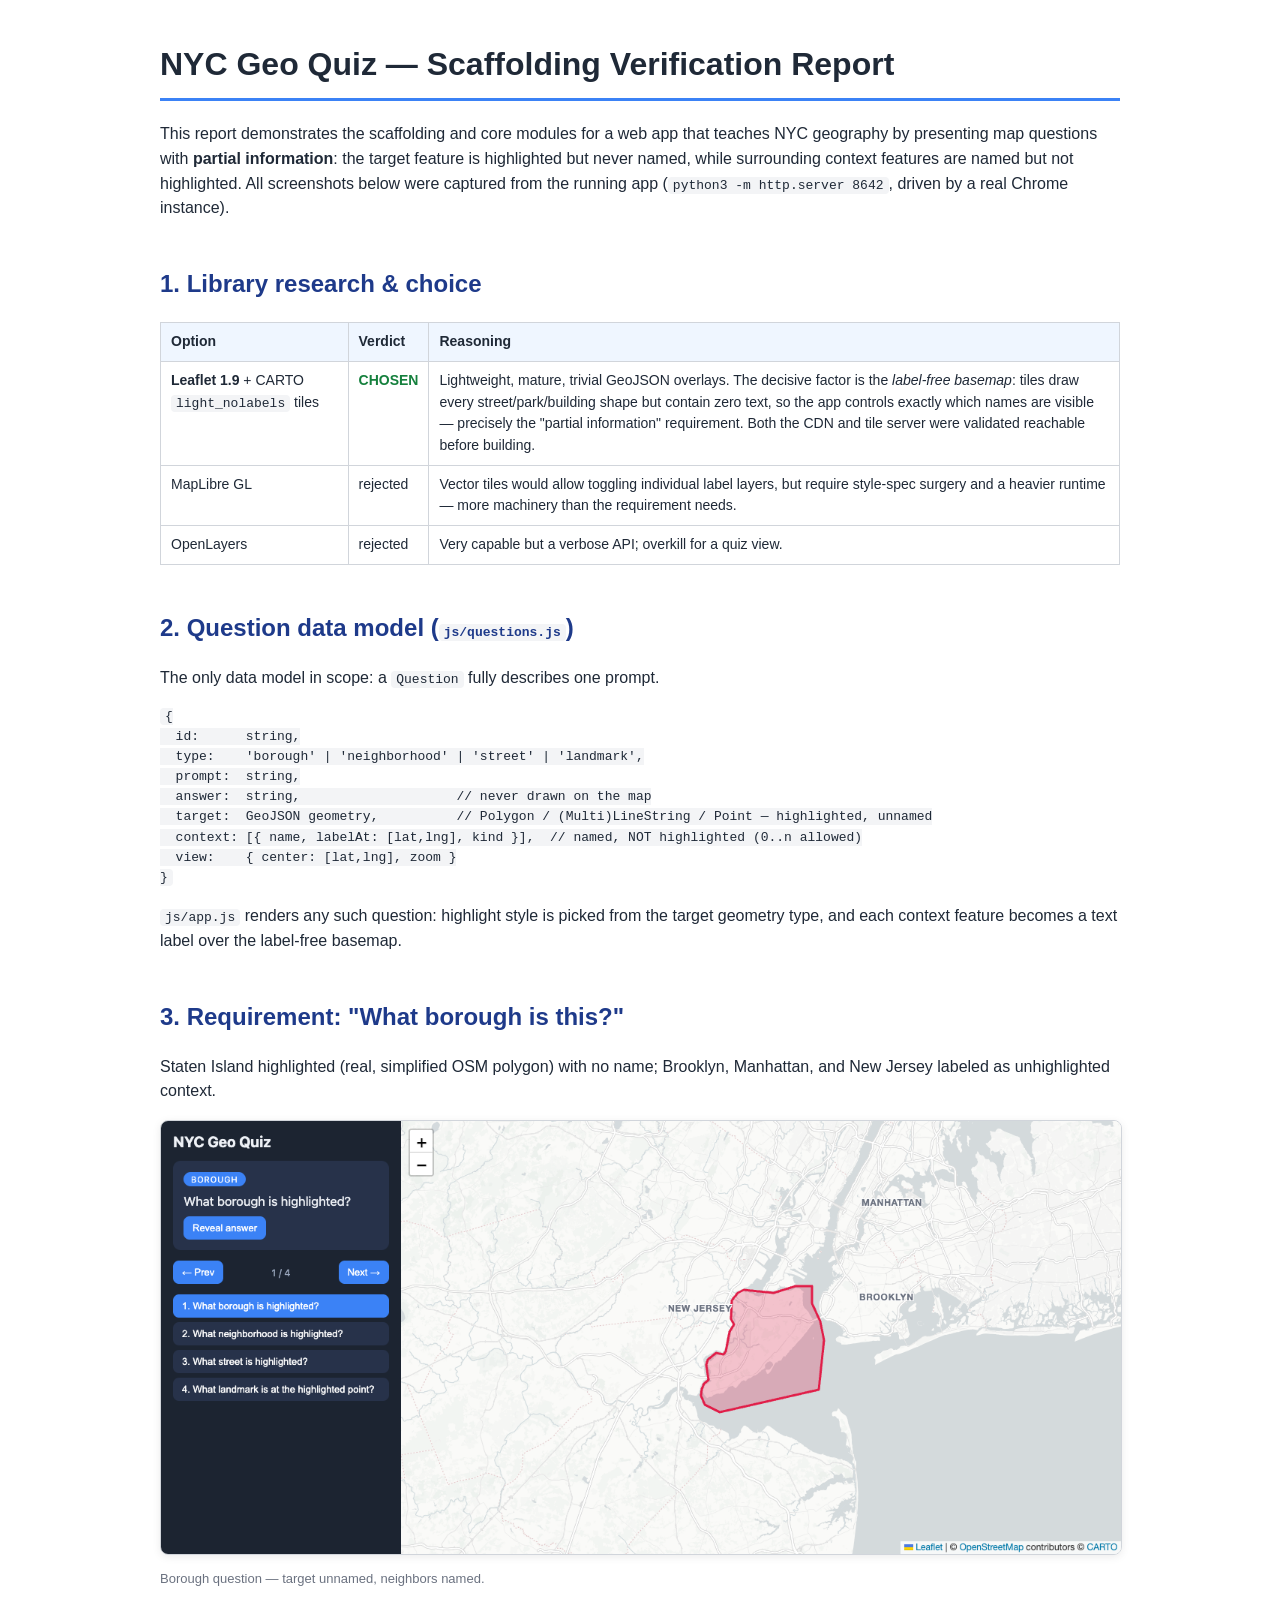
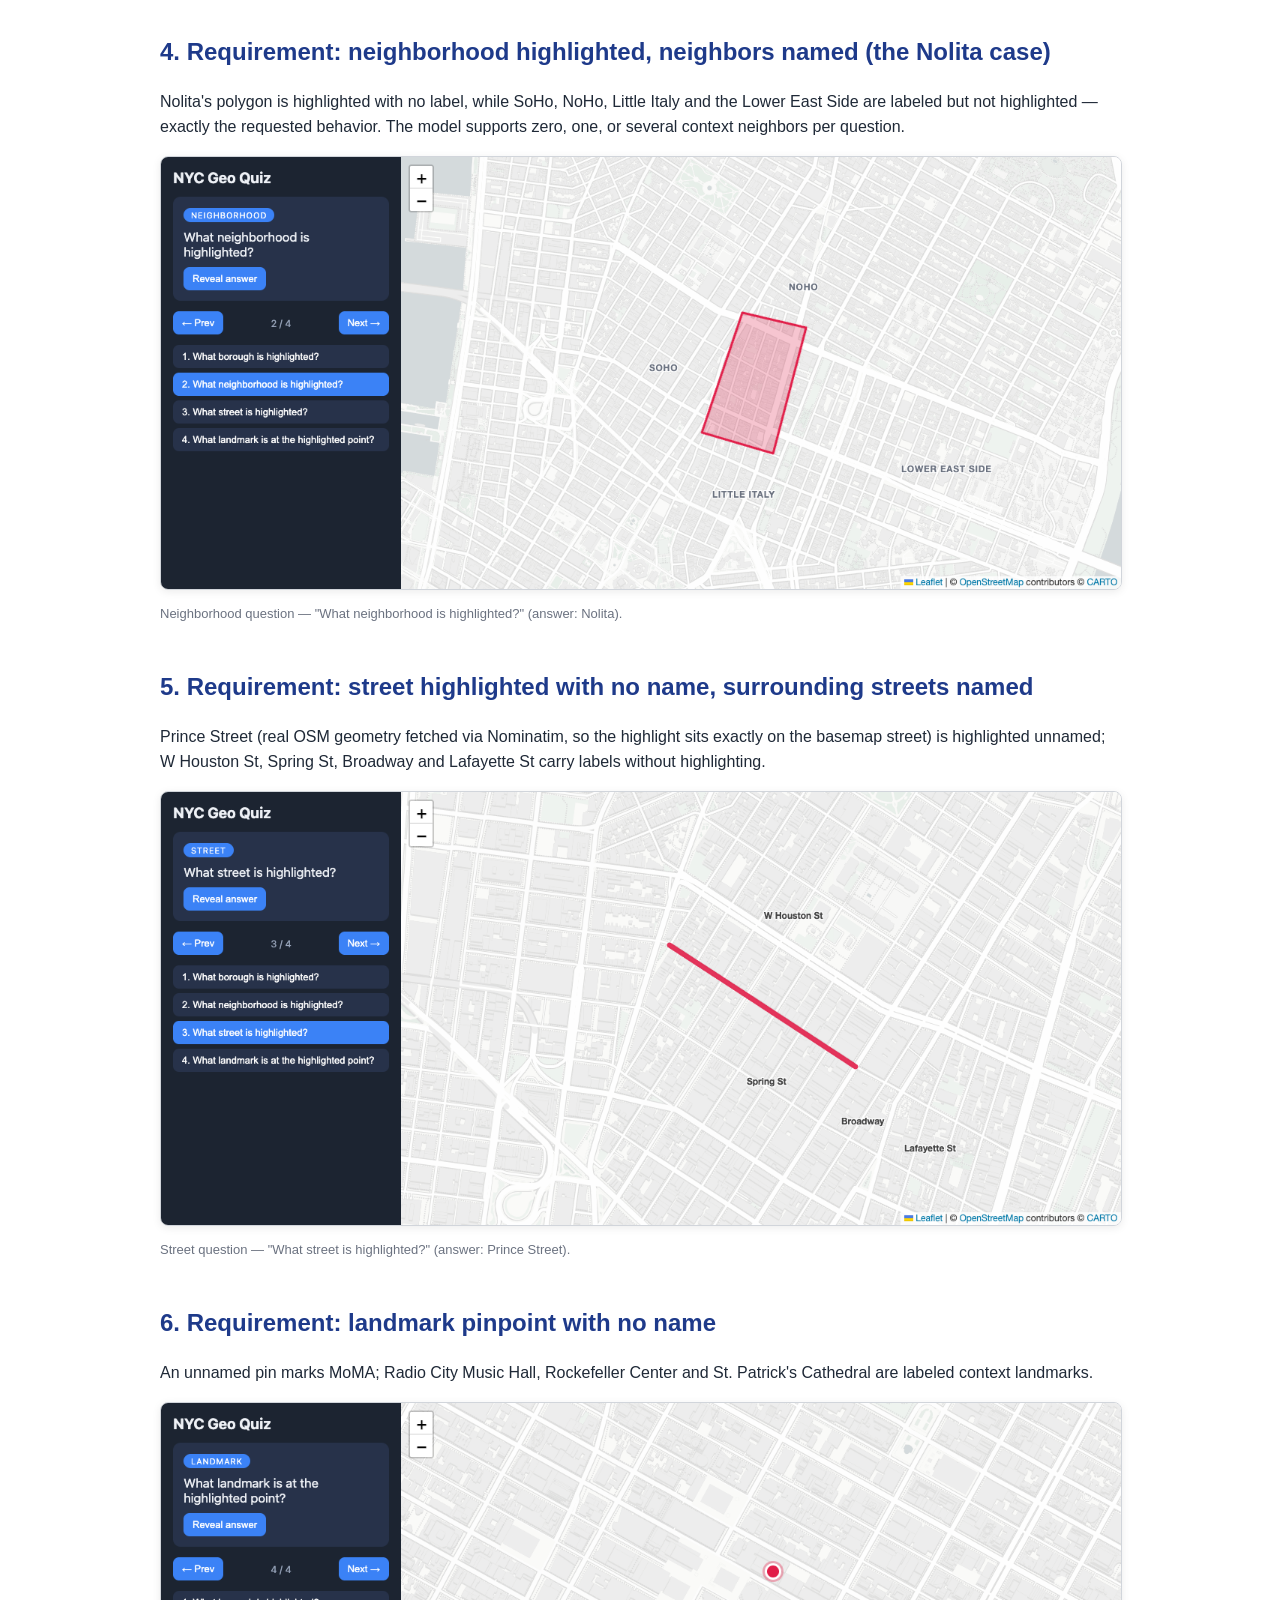
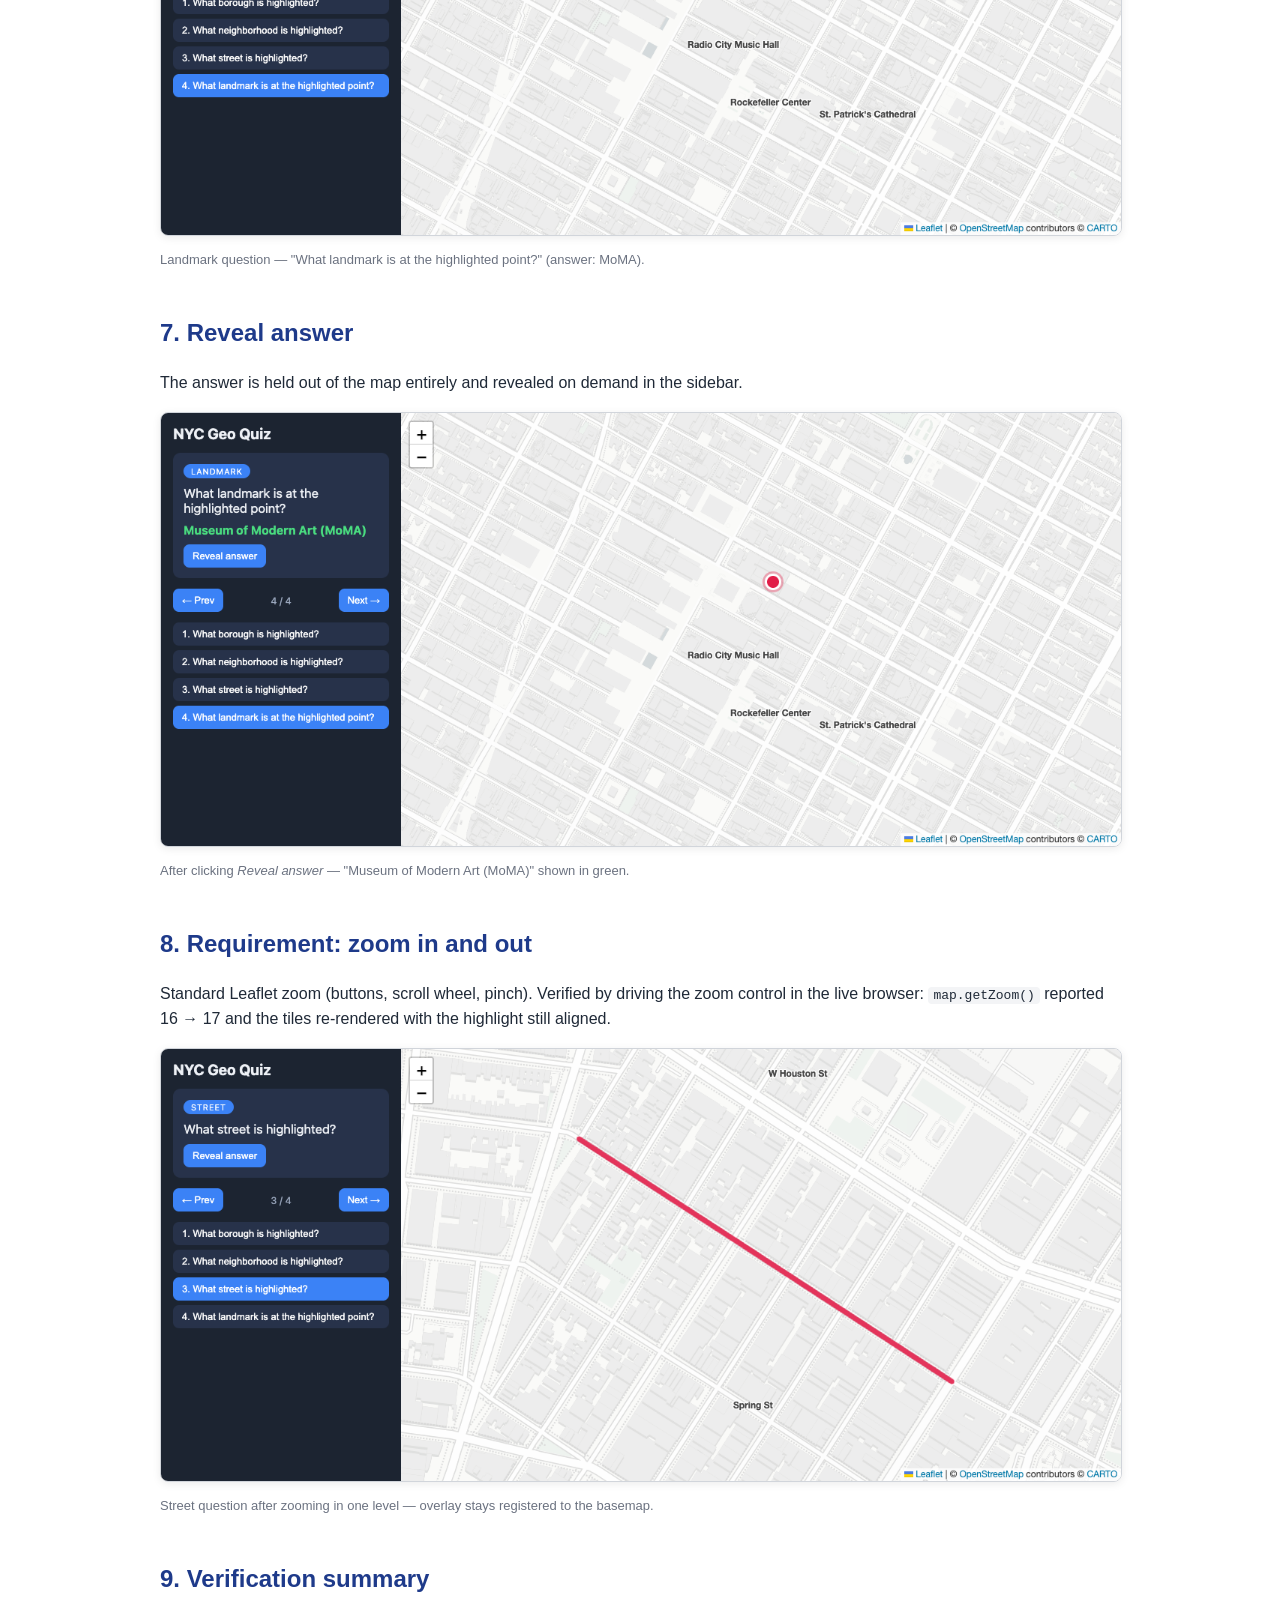
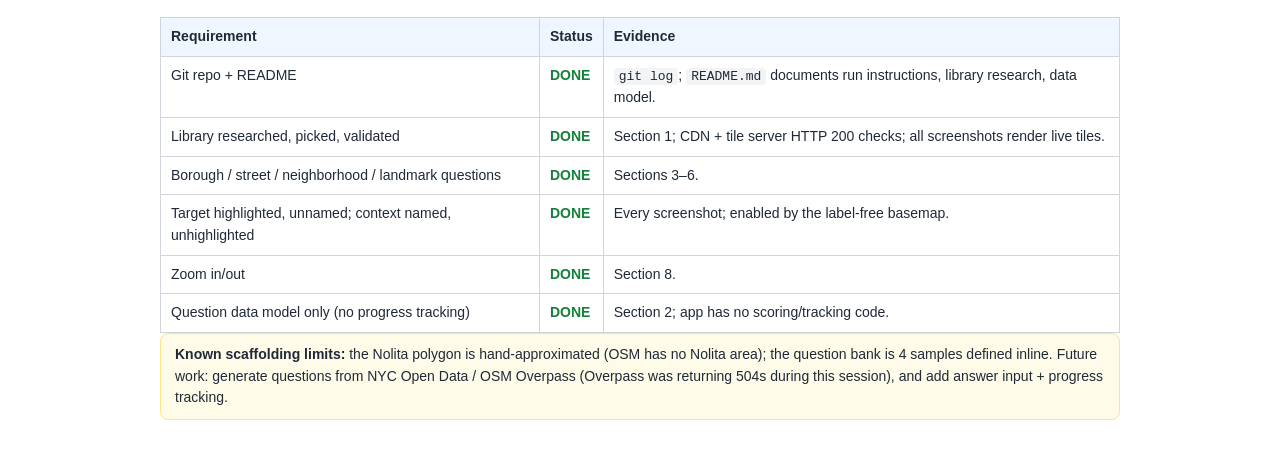
<file: report/report.html>
<!DOCTYPE html>
<html lang="en">
<head>
<meta charset="utf-8" />
<title>NYC Geo Quiz — Scaffolding Verification Report</title>
<style>
  body { font-family: -apple-system, BlinkMacSystemFont, "Segoe UI", Roboto, sans-serif;
         max-width: 960px; margin: 40px auto; padding: 0 20px; color: #1f2937; line-height: 1.55; }
  h1 { border-bottom: 3px solid #3b82f6; padding-bottom: 8px; }
  h2 { margin-top: 44px; color: #1e3a8a; }
  img { max-width: 100%; border: 1px solid #d1d5db; border-radius: 8px; box-shadow: 0 2px 8px rgba(0,0,0,.08); }
  figure { margin: 16px 0 32px; }
  figcaption { font-size: 13px; color: #6b7280; margin-top: 6px; }
  table { border-collapse: collapse; width: 100%; font-size: 14px; }
  th, td { border: 1px solid #d1d5db; padding: 8px 10px; text-align: left; vertical-align: top; }
  th { background: #eff6ff; }
  code { background: #f3f4f6; padding: 1px 5px; border-radius: 4px; font-size: 13px; }
  .ok { color: #15803d; font-weight: 700; }
  .note { background: #fefce8; border: 1px solid #fde68a; border-radius: 8px; padding: 10px 14px; font-size: 14px; }
</style>
</head>
<body>

<h1>NYC Geo Quiz — Scaffolding Verification Report</h1>

<p>This report demonstrates the scaffolding and core modules for a web app that
teaches NYC geography by presenting map questions with <strong>partial
information</strong>: the target feature is highlighted but never named, while
surrounding context features are named but not highlighted. All screenshots
below were captured from the running app (<code>python3 -m http.server 8642</code>,
driven by a real Chrome instance).</p>

<h2>1. Library research &amp; choice</h2>
<table>
  <tr><th>Option</th><th>Verdict</th><th>Reasoning</th></tr>
  <tr><td><strong>Leaflet 1.9</strong> + CARTO <code>light_nolabels</code> tiles</td>
      <td class="ok">CHOSEN</td>
      <td>Lightweight, mature, trivial GeoJSON overlays. The decisive factor is the
      <em>label-free basemap</em>: tiles draw every street/park/building shape but contain
      zero text, so the app controls exactly which names are visible — precisely the
      "partial information" requirement. Both the CDN and tile server were validated
      reachable before building.</td></tr>
  <tr><td>MapLibre GL</td><td>rejected</td>
      <td>Vector tiles would allow toggling individual label layers, but require style-spec
      surgery and a heavier runtime — more machinery than the requirement needs.</td></tr>
  <tr><td>OpenLayers</td><td>rejected</td>
      <td>Very capable but a verbose API; overkill for a quiz view.</td></tr>
</table>

<h2>2. Question data model (<code>js/questions.js</code>)</h2>
<p>The only data model in scope: a <code>Question</code> fully describes one prompt.</p>
<pre><code>{
  id:      string,
  type:    'borough' | 'neighborhood' | 'street' | 'landmark',
  prompt:  string,
  answer:  string,                    // never drawn on the map
  target:  GeoJSON geometry,          // Polygon / (Multi)LineString / Point — highlighted, unnamed
  context: [{ name, labelAt: [lat,lng], kind }],  // named, NOT highlighted (0..n allowed)
  view:    { center: [lat,lng], zoom }
}</code></pre>
<p><code>js/app.js</code> renders any such question: highlight style is picked from the
target geometry type, and each context feature becomes a text label over the
label-free basemap.</p>

<h2>3. Requirement: "What borough is this?"</h2>
<p>Staten Island highlighted (real, simplified OSM polygon) with no name; Brooklyn,
Manhattan, and New Jersey labeled as unhighlighted context.</p>
<figure>
  <img src="img/01-borough.png" alt="Borough question" />
  <figcaption>Borough question — target unnamed, neighbors named.</figcaption>
</figure>

<h2>4. Requirement: neighborhood highlighted, neighbors named (the Nolita case)</h2>
<p>Nolita's polygon is highlighted with no label, while SoHo, NoHo, Little Italy and
the Lower East Side are labeled but not highlighted — exactly the requested behavior.
The model supports zero, one, or several context neighbors per question.</p>
<figure>
  <img src="img/02-neighborhood.png" alt="Neighborhood question" />
  <figcaption>Neighborhood question — "What neighborhood is highlighted?" (answer: Nolita).</figcaption>
</figure>

<h2>5. Requirement: street highlighted with no name, surrounding streets named</h2>
<p>Prince Street (real OSM geometry fetched via Nominatim, so the highlight sits exactly
on the basemap street) is highlighted unnamed; W&nbsp;Houston&nbsp;St, Spring&nbsp;St, Broadway and
Lafayette&nbsp;St carry labels without highlighting.</p>
<figure>
  <img src="img/03-street.png" alt="Street question" />
  <figcaption>Street question — "What street is highlighted?" (answer: Prince Street).</figcaption>
</figure>

<h2>6. Requirement: landmark pinpoint with no name</h2>
<p>An unnamed pin marks MoMA; Radio City Music Hall, Rockefeller Center and
St.&nbsp;Patrick's Cathedral are labeled context landmarks.</p>
<figure>
  <img src="img/04-landmark.png" alt="Landmark question" />
  <figcaption>Landmark question — "What landmark is at the highlighted point?" (answer: MoMA).</figcaption>
</figure>

<h2>7. Reveal answer</h2>
<p>The answer is held out of the map entirely and revealed on demand in the sidebar.</p>
<figure>
  <img src="img/05-reveal.png" alt="Reveal answer" />
  <figcaption>After clicking <em>Reveal answer</em> — "Museum of Modern Art (MoMA)" shown in green.</figcaption>
</figure>

<h2>8. Requirement: zoom in and out</h2>
<p>Standard Leaflet zoom (buttons, scroll wheel, pinch). Verified by driving the zoom
control in the live browser: <code>map.getZoom()</code> reported 16&nbsp;→&nbsp;17 and the tiles
re-rendered with the highlight still aligned.</p>
<figure>
  <img src="img/06-zoom-in.png" alt="Zoomed-in street question" />
  <figcaption>Street question after zooming in one level — overlay stays registered to the basemap.</figcaption>
</figure>

<h2>9. Verification summary</h2>
<table>
  <tr><th>Requirement</th><th>Status</th><th>Evidence</th></tr>
  <tr><td>Git repo + README</td><td class="ok">DONE</td><td><code>git log</code>; <code>README.md</code> documents run instructions, library research, data model.</td></tr>
  <tr><td>Library researched, picked, validated</td><td class="ok">DONE</td><td>Section 1; CDN + tile server HTTP 200 checks; all screenshots render live tiles.</td></tr>
  <tr><td>Borough / street / neighborhood / landmark questions</td><td class="ok">DONE</td><td>Sections 3–6.</td></tr>
  <tr><td>Target highlighted, unnamed; context named, unhighlighted</td><td class="ok">DONE</td><td>Every screenshot; enabled by the label-free basemap.</td></tr>
  <tr><td>Zoom in/out</td><td class="ok">DONE</td><td>Section 8.</td></tr>
  <tr><td>Question data model only (no progress tracking)</td><td class="ok">DONE</td><td>Section 2; app has no scoring/tracking code.</td></tr>
</table>

<div class="note"><strong>Known scaffolding limits:</strong> the Nolita polygon is
hand-approximated (OSM has no Nolita area); the question bank is 4 samples defined
inline. Future work: generate questions from NYC Open Data / OSM Overpass (Overpass
was returning 504s during this session), and add answer input + progress tracking.</div>

</body>
</html>
</file>
